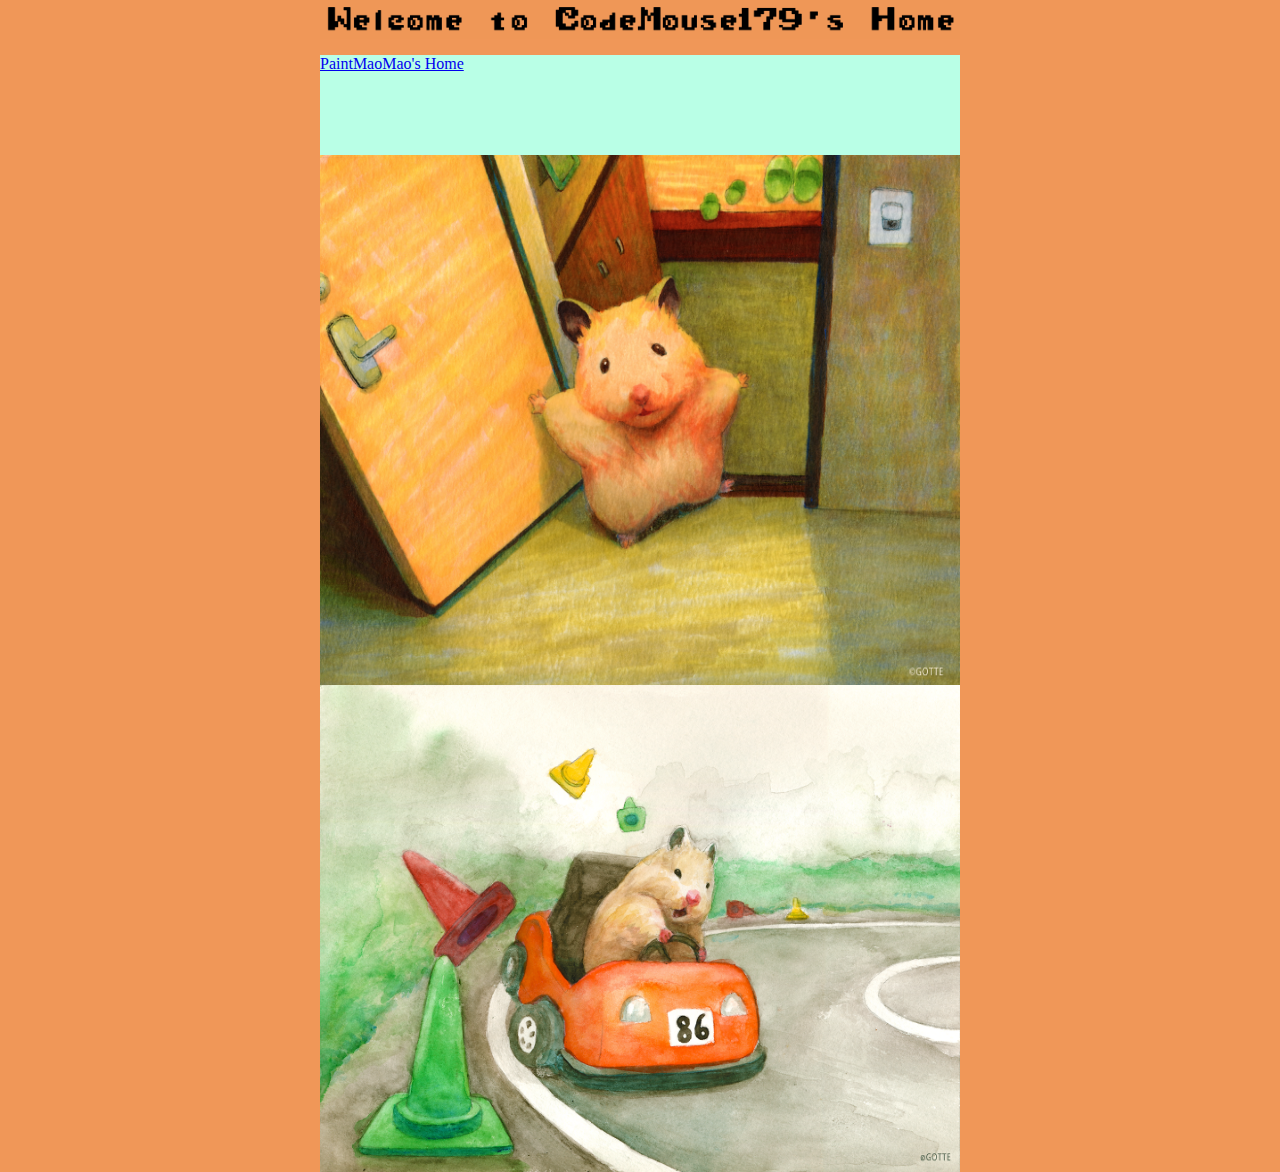
<file: index.html>
<!DOCTYPE html>
<html>
    <head>
        <meta charset="utf-8">
        <title>CodeMouse179's Home</title>
        <link rel="stylesheet" href="index.css">
        <script src="index.js"></script>
        <link rel="stylesheet" href="https://fonts.cdnfonts.com/css/wonder-boy-in-monster-world">  
    </head>
    <body>
        <a class="center" onclick="onTitleClick()">
            <img class="full_center" src="res/title.png" alt="title">
        </a>
        <div class="menu">
            <p><a href="PaintMaoMao/index.html" target="_blank">PaintMaoMao's Home</a></p>
        </div>
        <a class="center" href="https://github.com/CodeMouse179">
            <img class="full_center" src="res/welcome.png.webp" alt="Welcome">
        </a>
        <img class="center" src="res/RacingCar.png.webp" alt="RacingCar">
    </body>
</html>
</file>
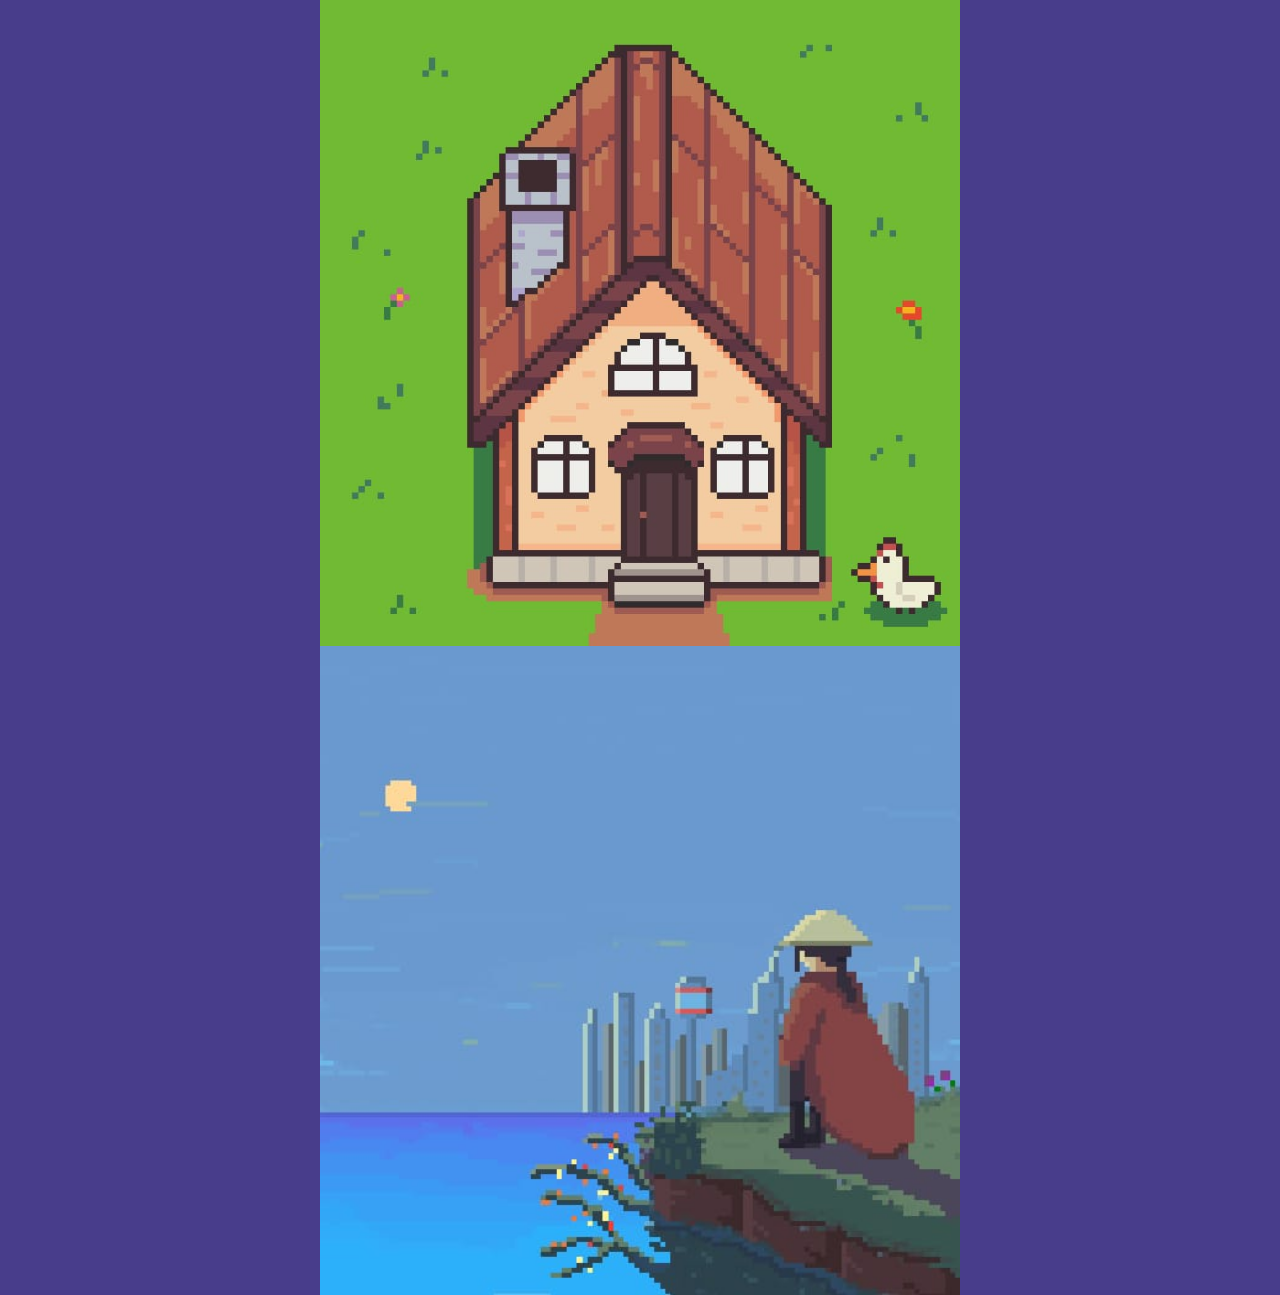
<file: PaintMaoMao/index.html>
<!DOCTYPE html>
<html>
    <head>
        <meta charset="utf-8">
        <title>paintmaomao</title>
        <link rel="stylesheet" href="index.css">
    </head>
    <body>
        <img class="center" src="res/farm_house.jpeg" alt="farm_house">
        <img class="center" src="res/traveler.jpeg" alt="traveler">
    </body>
</html>
</file>
<file: index.css>
body
{
    margin: 0px;
    background-color:rgb(240, 151, 88);
}
h1
{
    text-align: center;
    font-family: 'Wonder Boy In Monster World', sans-serif;
}
.center
{
    display: block;
    margin-left: auto;
    margin-right: auto;
    width: 50%;
}
.full_center
{
    display: block;
    margin-left: auto;
    margin-right: auto;
    width: 100%;
}
.menu
{
    margin-left: auto;
    margin-right: auto;
    width: 50%;
    height: 100px;
    background-color: rgb(185, 255, 230);
}
</file>
<file: PaintMaoMao/index.css>
body
{
    margin: 0px;
    background-color: darkslateblue;
}
.center
{
    display: block;
    margin-left: auto;
    margin-right: auto;
    width: 50%;
}
</file>
